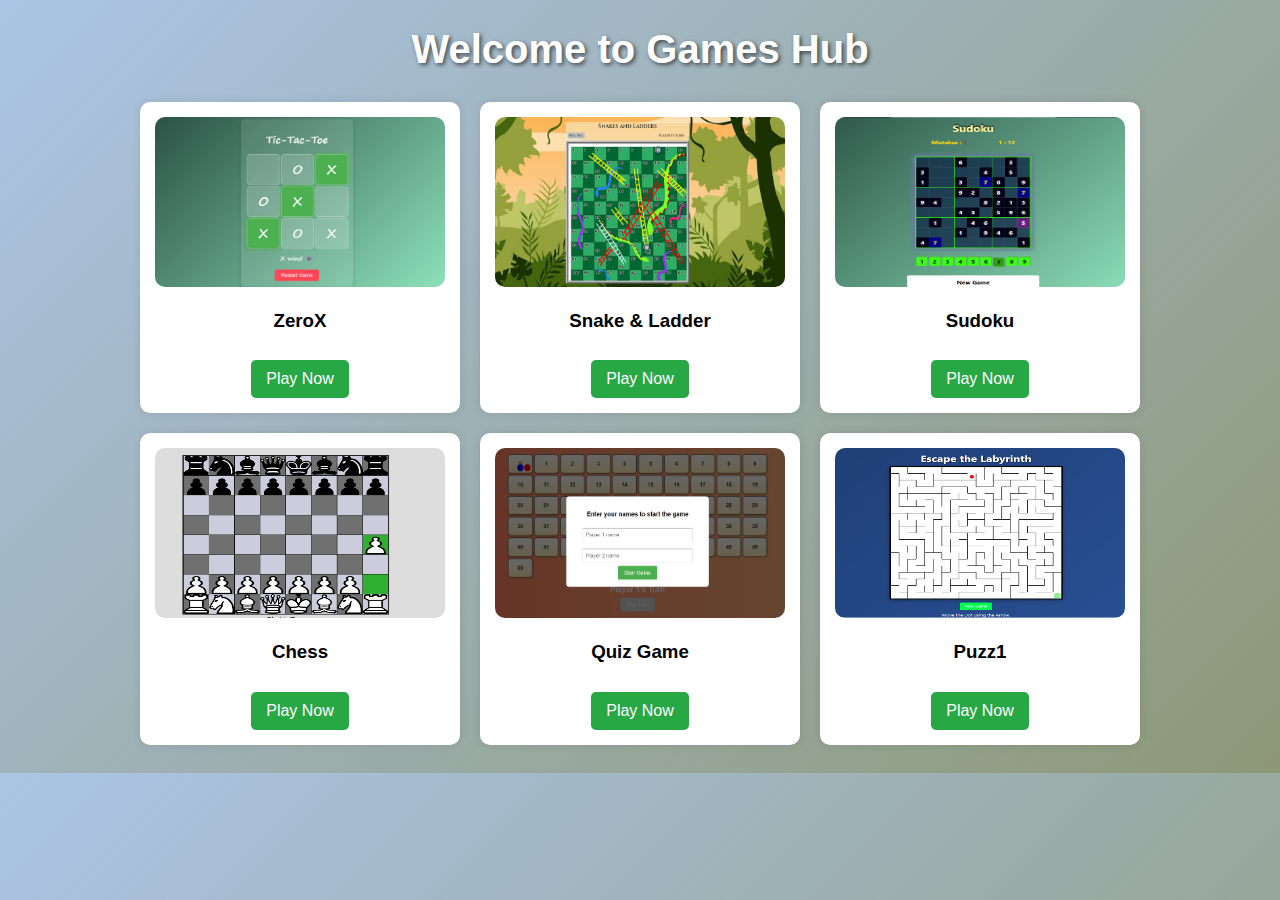
<file: index.html>
<!DOCTYPE html>
<html lang="en">
<head>
    <meta charset="UTF-8">
    <meta name="viewport" content="width=device-width, initial-scale=1.0">
    <title>Games Hub</title>
    <style>
        body {
            background: linear-gradient(135deg, #9fc0ffd8, #38599287);
            font-family: Arial, sans-serif;
            text-align: center;
            background-color: #eedf59;
        }
        h1 {
            margin-bottom: 10px;
            font-size: 2.5em;
            text-shadow: 2px 2px 4px rgba(0, 0, 0, 0.6);
            font-family: 'Arial', sans-serif;
            font-weight: bold;
            color: #ffffff;
        }
        #dice-result {
            font-size: 24px; /* Example style */
            color: #333; /* Example style */
            background-color: rgba(255, 255, 255, 0.8); /* Example style */
            padding: 10px; /* Example style */
            border-radius: 5px; /* Example style */
            box-shadow: 0px 0px 5px rgba(0, 0, 0, 0.2); /* Example style */
        }
        .container {
            display: grid;
            grid-template-columns: repeat(auto-fit, minmax(250px, 1fr));
            gap: 20px;
            padding: 20px;
            max-width: 1000px;
            margin: auto;
        }
        .game-card {
            background: #fff;
            padding: 15px;
            border-radius: 10px;
            box-shadow: 0px 0px 10px rgba(0, 0, 0, 0.1);
        }
        .game-card img {
            width: 100%;
            height: 170px;
            border-radius: 10px;
        }
        .play-btn {
            display: inline-block;
            margin-top: 10px;
            padding: 10px 15px;
            background: #28a745;
            color: white;
            text-decoration: none;
            border-radius: 5px;
        }
    </style>
</head>
<body>
    <h1 >Welcome to Games Hub</h1>
    <div class="container">
        <div class="game-card">
            <img src="img/0x.png" alt="ZeroX">
            <h3>ZeroX</h3>
            <a href="zeroX.html" class="play-btn">Play Now</a>
        </div>
        <div class="game-card">
            <img src="img/snake.png" alt="Snake & adder">

            <h3>Snake & Ladder</h3>
            <a href="snake.html" class="play-btn">Play Now</a>
        </div>
        <div class="game-card">
            <img src="img/sudo.png" alt="SudoKu">
            <h3>Sudoku</h3>
            <a href="sudoku.html" class="play-btn">Play Now</a>
        </div>
        <div class="game-card">
            <img src="img/chess.png" alt="Chess Game">
            <h3>Chess</h3>
            <a href="Chess/chess.html" class="play-btn">Play Now</a>
        </div>
        
        <div class="game-card">
            <img src="img/multi.png" alt="MCQ">
            <h3>Quiz Game</h3>
            <a href="mult.html" class="play-btn">Play Now</a>
        </div>


        <div class="game-card">
            <img src="img/puzzle.png" alt="Puzzle">
            <h3>Puzz1</h3>
            <a href="puzzle.html" class="play-btn">Play Now</a>
        </div>
        
    </div>
</body>
</html>
</file>
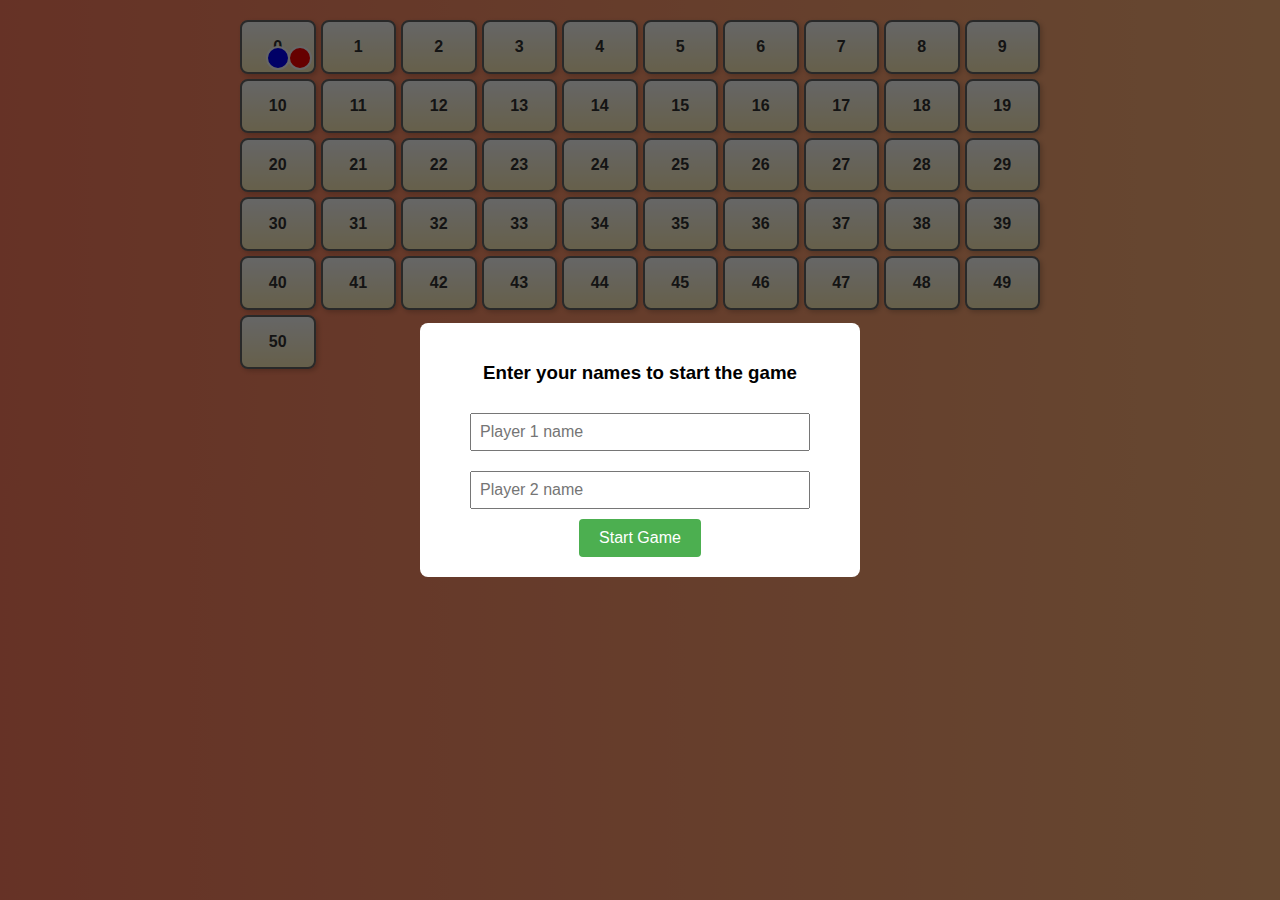
<file: mult.html>
<!DOCTYPE html>
<html lang="en">
<head>
  <meta charset="UTF-8" />
  <meta name="viewport" content="width=device-width, initial-scale=1" />
  <title>Trivia Board Game</title>
  <style>
    /* Base Styles */
    body {
      font-family: Arial, sans-serif;
      background: linear-gradient(to right, #ff7e5f, #feb47b);
      text-align: center;
      margin: 0;
      padding: 20px;
    }
    #game-container {
      max-width: 800px;
      margin: auto;
    }
    h2 {
      margin: 10px 0;
      color: #fff;
    }
    button {
      padding: 10px 20px;
      font-size: 16px;
      cursor: pointer;
      border: none;
      border-radius: 4px;
      background: #4CAF50;
      color: #fff;
    }
    button:disabled {
      background: #ccc;
      cursor: not-allowed;
    }
    /* Board Styles */
    #board {
      display: grid;
      grid-template-columns: repeat(10, 1fr);
      gap: 5px;
      margin-bottom: 20px;
    }
    .square {
      background: linear-gradient(to top, #ffefba, #ffffff);
      border: 2px solid #666;
      height: 50px;
      position: relative;
      display: flex;
      align-items: center;
      justify-content: center;
      font-weight: bold;
      color: #333;
      border-radius: 8px;
      box-shadow: 2px 2px 5px rgba(0, 0, 0, 0.2);
    }
    .token {
      width: 20px;
      height: 20px;
      border-radius: 50%;
      position: absolute;
      border: 2px solid #fff;
    }
    .token-0 {
      right: 2px;
      bottom: 2px;
      background: red;
    }
    .token-1 {
      right: 24px;
      bottom: 2px;
      background: blue;
    }
    /* Trivia Modal Styles */
    #trivia-modal {
      position: fixed;
      top: 0;
      left: 0;
      width: 100%;
      height: 100%;
      background: rgba(0, 0, 0, 0.6);
      display: flex;
      align-items: center;
      justify-content: center;
      z-index: 10;
    }
    #trivia-modal.hidden {
      display: none;
    }
    .modal-content {
      background: #fff;
      padding: 20px;
      width: 90%;
      max-width: 400px;
      border-radius: 8px;
      text-align: center;
    }
    .answer-btn {
      display: block;
      width: 100%;
      margin: 10px 0;
      padding: 10px;
      border: none;
      border-radius: 4px;
      font-size: 16px;
      cursor: pointer;
      background: #87cefa;
      color: #fff;
    }
    .answer-btn.correct {
      background: green !important;
    }
    .answer-btn.wrong {
      background: red !important;
    }
    #feedback {
      font-size: 18px;
      margin: 10px 0;
      font-weight: bold;
    }
    /* Name Modal Styles */
    #name-modal {
      position: fixed;
      top: 0;
      left: 0;
      width: 100%;
      height: 100%;
      background: rgba(0, 0, 0, 0.6);
      display: flex;
      align-items: center;
      justify-content: center;
      z-index: 15;
    }
    #name-modal.hidden {
      display: none;
    }
    #name-modal .modal-content {
      background: #fff;
      padding: 20px;
      width: 90%;
      max-width: 400px;
      border-radius: 8px;
      text-align: center;
    }
    #name-modal input {
      width: 80%;
      padding: 8px;
      margin: 10px 0;
      font-size: 16px;
    }
    /* Celebration Overlay & Confetti Styles */
    #celebration-overlay {
      position: fixed;
      top: 0;
      left: 0;
      width: 100%;
      height: 100%;
      background: rgba(0, 0, 0, 0.8);
      color: #fff;
      display: flex;
      flex-direction: column;
      align-items: center;
      justify-content: center;
      z-index: 20;
    }
    #celebration-overlay.hidden {
      display: none;
    }
    #celebration-message {
      font-size: 2em;
      margin-bottom: 20px;
    }
    #play-again-btn {
      padding: 10px 20px;
      font-size: 16px;
      cursor: pointer;
      border: none;
      border-radius: 4px;
      background: #4CAF50;
      color: #fff;
      margin-bottom: 40px;
    }
    .confetti {
      position: absolute;
      width: 10px;
      height: 10px;
      background-color: red;
      opacity: 0.8;
      animation: confetti-fall 3s linear infinite;
    }
    @keyframes confetti-fall {
      0% { transform: translateY(0) rotate(0deg); opacity: 1; }
      100% { transform: translateY(100vh) rotate(360deg); opacity: 0; }
    }
  </style>
</head>
<body>
  <div id="game-container">
    <div id="board"></div>
    <h2 id="turn-info">Player 1's Turn</h2>
    <button id="play-turn-btn">Play Turn</button>
  </div>

  <!-- Trivia Modal -->
  <div id="trivia-modal" class="hidden">
    <div class="modal-content">
      <h3 id="question">Loading question...</h3>
      <div id="answers"></div>
      <div id="feedback"></div>
      <button id="close-modal" class="hidden">Close</button>
    </div>
  </div>

  <!-- Name Modal (shown at game start) -->
  <div id="name-modal">
    <div class="modal-content">
      <h3>Enter your names to start the game</h3>
      <input type="text" id="player1-name" placeholder="Player 1 name" /><br>
      <input type="text" id="player2-name" placeholder="Player 2 name" /><br>
      <button id="submit-names-btn">Start Game</button>
    </div>
  </div>

  <!-- Celebration Overlay -->
  <div id="celebration-overlay" class="hidden">
    <h1 id="celebration-message"></h1>
    <button id="play-again-btn">Play Again</button>
    <div id="confetti-container"></div>
  </div>

  <script>
    // Game settings: Board from 0 to 50
    const totalSquares = 51;
    const board = document.getElementById('board');
    const turnInfo = document.getElementById('turn-info');
    const playTurnBtn = document.getElementById('play-turn-btn');
    const triviaModal = document.getElementById('trivia-modal');
    const questionElem = document.getElementById('question');
    const answersElem = document.getElementById('answers');
    const feedbackElem = document.getElementById('feedback');
    const closeModalBtn = document.getElementById('close-modal');

    // Name Modal elements
    const nameModal = document.getElementById('name-modal');
    const player1Input = document.getElementById('player1-name');
    const player2Input = document.getElementById('player2-name');
    const submitNamesBtn = document.getElementById('submit-names-btn');

    // Celebration elements
    const celebrationOverlay = document.getElementById('celebration-overlay');
    const celebrationMessage = document.getElementById('celebration-message');
    const playAgainBtn = document.getElementById('play-again-btn');
    const confettiContainer = document.getElementById('confetti-container');

    let players = [
      { name: "Player 1", position: 0 },
      { name: "Player 2", position: 0 }
    ];
    let currentPlayerIndex = 0;
    let askedQuestions = []; // To prevent repeated questions

    // Backup question (if API fails or repeated too many times)
    const backupQuestion = {
      question: "What is 2 + 2?",
      correct_answer: "4",
      incorrect_answers: ["3", "5"]
    };

    function createBoard() {
      board.innerHTML = '';
      for (let i = 0; i < totalSquares; i++) {
        const square = document.createElement('div');
        square.classList.add('square');
        square.dataset.index = i;
        square.textContent = i;
        board.appendChild(square);
      }
      updateBoard();
    }

    function updateBoard() {
      document.querySelectorAll('.square').forEach(square => {
        square.innerHTML = square.textContent;
      });
      players.forEach((player, index) => {
        const square = document.querySelector(`.square[data-index="${player.position}"]`);
        if (square) {
          const token = document.createElement('div');
          token.classList.add('token', `token-${index}`);
          square.appendChild(token);
        }
      });
    }

    async function fetchTrivia(attempt = 1) {
      playTurnBtn.disabled = true;
      try {
        const res = await fetch('https://opentdb.com/api.php?amount=1&type=multiple&difficulty=easy');
        const data = await res.json();
        if (!data.results || data.results.length === 0) throw new Error("No question received");
        const trivia = data.results[0];
        if (askedQuestions.includes(trivia.question)) {
          if (attempt < 5) {
            return fetchTrivia(attempt + 1);
          } else {
            console.warn("Repeated question after multiple attempts. Using backup.");
            return displayQuestion(backupQuestion);
          }
        }
        askedQuestions.push(trivia.question);
        displayQuestion(trivia);
      } catch (error) {
        console.warn("Trivia API failed, using backup question.", error);
        displayQuestion(backupQuestion);
      }
    }

    function displayQuestion(trivia) {
      let options = [trivia.correct_answer, ...trivia.incorrect_answers];
      options.sort(() => Math.random() - 0.5);
      
      questionElem.innerHTML = trivia.question;
      answersElem.innerHTML = '';
      feedbackElem.textContent = '';
      closeModalBtn.classList.add('hidden');
      
      options.forEach(option => {
        const btn = document.createElement('button');
        btn.classList.add('answer-btn');
        btn.textContent = option;
        btn.onclick = () => handleAnswer(option, trivia.correct_answer, btn);
        answersElem.appendChild(btn);
      });
      
      triviaModal.classList.remove('hidden');
    }

    function handleAnswer(selected, correct, button) {
      const answerButtons = document.querySelectorAll('.answer-btn');
      answerButtons.forEach(btn => btn.disabled = true);
      
      if (selected === correct) {
        button.classList.add('correct');
        feedbackElem.textContent = "Correct! You move 5 steps.";
        setTimeout(() => {
          movePlayer(5);
          closeModalBtn.classList.remove('hidden');
        }, 1000);
      } else {
        button.classList.add('wrong');
        feedbackElem.textContent = "Wrong answer. No move.";
        answerButtons.forEach(btn => {
          if (btn.textContent === correct) btn.classList.add('correct');
        });
        closeModalBtn.classList.remove('hidden');
      }
    }

    function movePlayer(steps) {
      players[currentPlayerIndex].position += steps;
      if (players[currentPlayerIndex].position >= totalSquares - 1) {
        celebrateWin(players[currentPlayerIndex].name);
        return;
      }
      updateBoard();
    }

    function switchTurn() {
      currentPlayerIndex = (currentPlayerIndex + 1) % players.length;
      turnInfo.textContent = `${players[currentPlayerIndex].name}'s Turn`;
    }

    function celebrateWin(winnerName) {
      celebrationMessage.textContent = `Congratulations, ${winnerName} wins!`;
      celebrationOverlay.classList.remove('hidden');
      generateConfetti();
    }

    function generateConfetti() {
      confettiContainer.innerHTML = '';
      for (let i = 0; i < 50; i++) {
        const confetti = document.createElement('div');
        confetti.classList.add('confetti');
        confetti.style.backgroundColor = randomColor();
        confetti.style.left = Math.random() * 100 + '%';
        confetti.style.top = Math.random() * 100 + '%';
        confetti.style.animationDelay = Math.random() * 3 + 's';
        confettiContainer.appendChild(confetti);
      }
    }

    function randomColor() {
      const colors = ['#ff0', '#f0f', '#0ff', '#0f0', '#f00', '#00f'];
      return colors[Math.floor(Math.random() * colors.length)];
    }

    function resetGame() {
      players.forEach(player => player.position = 0);
      askedQuestions = [];
      updateBoard();
      turnInfo.textContent = `${players[currentPlayerIndex].name}'s Turn`;
      playTurnBtn.disabled = false;
      celebrationOverlay.classList.add('hidden');
      confettiContainer.innerHTML = '';
    }

    // Event Listeners
    submitNamesBtn.addEventListener('click', () => {
      const name1 = player1Input.value.trim() || "Player 1";
      const name2 = player2Input.value.trim() || "Player 2";
      players[0].name = name1;
      players[1].name = name2;
      turnInfo.textContent = `${players[currentPlayerIndex].name}'s Turn`;
      nameModal.classList.add('hidden');
      playTurnBtn.disabled = false;
    });

    closeModalBtn.addEventListener('click', () => {
      triviaModal.classList.add('hidden');
      switchTurn();
      playTurnBtn.disabled = false;
    });

    playTurnBtn.addEventListener('click', fetchTrivia);
    playAgainBtn.addEventListener('click', resetGame);

    createBoard();
    // Show name modal on load so user can set names before starting.
    nameModal.classList.remove('hidden');
    playTurnBtn.disabled = true;

    
    // ... (keep previous constants and helper functions)

    // Updated backup questions array
    const backupQuestions = [
      {
        question: "What is 2 + 2?",
        correct_answer: "4",
        incorrect_answers: ["3", "5"]
      },
      {
        question: "What is the capital of France?",
        correct_answer: "Paris",
        incorrect_answers: ["London", "Berlin"]
      }
    ];
    let backupIndex = 0;

    async function fetchTrivia(attempt = 1) {
      playTurnBtn.disabled = true;
      try {
        const res = await fetch('https://opentdb.com/api.php?amount=1&type=multiple&difficulty=easy');
        const data = await res.json();
        if (!data.results || data.results.length === 0) throw new Error("No question received");
        const trivia = data.results[0];
        
        if (askedQuestions.includes(trivia.question)) {
          if (attempt < 5) {
            return fetchTrivia(attempt + 1);
          } else {
            return useBackupQuestion();
          }
        }
        
        askedQuestions.push(trivia.question);
        displayQuestion(trivia);
      } catch (error) {
        console.warn("Trivia API failed, using backup question.", error);
        useBackupQuestion();
      }
    }

    function useBackupQuestion() {
      // Find first unused backup question
      const availableBackup = backupQuestions.find(q => !askedQuestions.includes(q.question));
      
      if (!availableBackup) {
        // No more backup questions available
        feedbackElem.textContent = "No new questions available. Moving 0 steps.";
        triviaModal.classList.remove('hidden');
        closeModalBtn.classList.remove('hidden');
        return;
      }
      
      askedQuestions.push(availableBackup.question);
      displayQuestion(availableBackup);
    }

    // ... (keep rest of the code the same)

  </script>
</body>
</html>
</file>
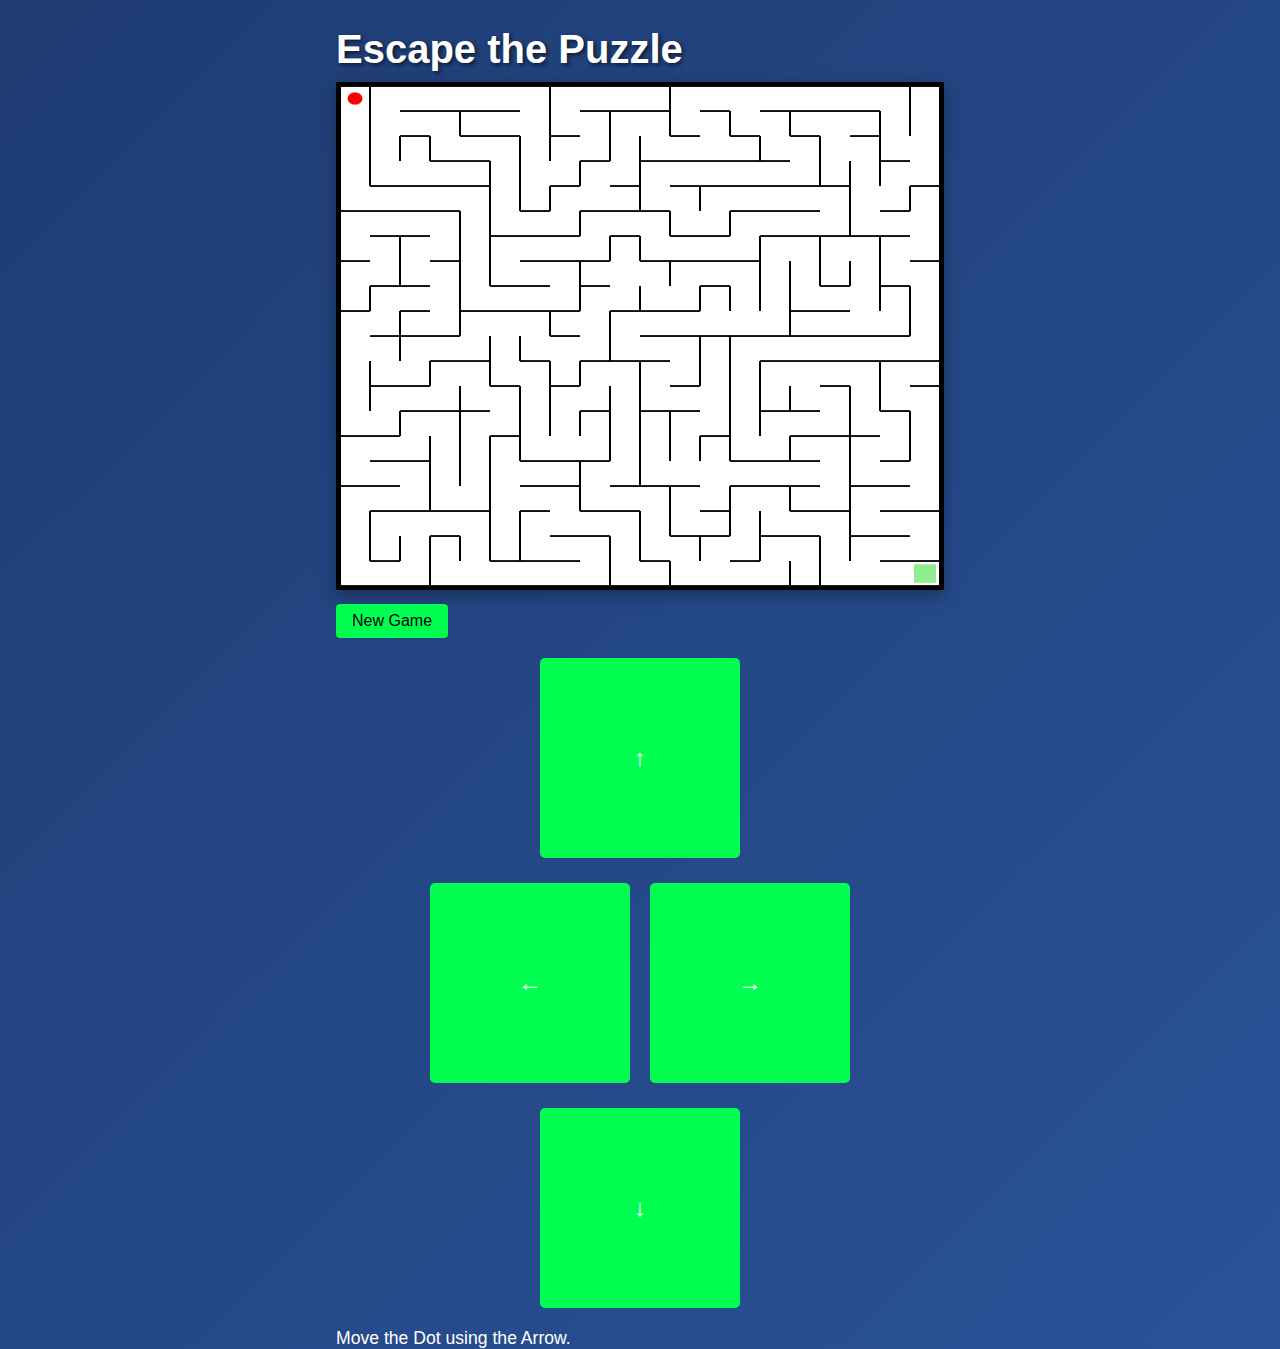
<file: puzzle.html>
<!DOCTYPE html>
<html lang="en">
<head>
  <meta charset="UTF-8">
  <title>Escape the Puzzle</title>
  <style>
    /* Overall page styling */
    body {
      margin: 0;
      font-family: 'Segoe UI', Tahoma, Geneva, Verdana, sans-serif;
      background: linear-gradient(135deg, #1e3c72, #2a5298);
      display: flex;
      justify-content: center;
      align-items: center;
      min-height: 100vh;
      color: #fff;
    }
    /* Container for game elements */
    #arrowControls {
  display: flex;
  flex-direction: column;
  align-items: center;
  margin-top: 10px;
}

#arrowControls div {
  display: flex;
  justify-content: center;
  margin: 0px 0; /* Add vertical spacing between rows of buttons */
}

#arrowControls button:hover {
  background-color: #1e3c72; /* Change background color on hover */
}
      
    
    h1 {
      margin-bottom: 10px;
      font-size: 2.5em;
      text-shadow: 2px 2px 4px rgba(0,0,0,0.6);
    }
    canvas {
      background-color: #fff;
      height: 500px;
      width: 600px;
      border: 4px solid #000;
      box-shadow: 0 5px 15px rgba(0,0,0,0.3);
      cursor: pointer;
    }
    #controls {
      margin-top: 10px;
    }
    button {
      font-size: 1em;
      padding: 8px 16px;
      border: none;
      border-radius: 4px;
      background-color: #00ff51;
      color: #000000;
      cursor: pointer;
      transition: background-color 0.3s;
    }
    button:hover {
      background-color: #1e3c72;
    }
    #info {
      margin-top: 10px;
      font-size: 1.1em;
    }

    /* Confetti styles for celebration */
    #confettiContainer {
      position: fixed;
      top: 0;
      left: 0;
      width: 100%;
      height: 100%;
      pointer-events: none;
      overflow: hidden;
      display: none; /* hidden by default */
      z-index: 9999;
    }
    .confetti {
      position: absolute;
      width: 10px;
      height: 10px;
      background-color: red;
      opacity: 0.8;
      animation: fall linear infinite;
    }
    @keyframes fall {
      0% {
        transform: translateY(-100vh) rotate(0deg);
      }
      100% {
        transform: translateY(100vh) rotate(360deg);
      }
    }
    /* Show confetti when win class is added */
    .win #confettiContainer {
      display: block;
    }

    #arrowControls {
      display: flex;
      flex-direction: column;
      align-items: center;
      margin-top: 10px;
    }

    #arrowControls div {
      display: flex;
      justify-content: center;
      margin: 5px 0; /* Add vertical spacing between rows of buttons */
    }

    #arrowControls button {
      width:200px; /* Set a fixed width for the buttons */
      height: 200px; /* Set a fixed height for the buttons */
      font-size: 1.5em; /* Increase font size for better visibility */
      margin: 10px; /* Increase margin for more space around buttons */
      background-color: #00ff51; /* Button background color */
      color: #fff; /* Button text color */
      border: none; /* Remove default border */
      border-radius: 5px; /* Rounded corners */
      cursor: pointer; /* Pointer cursor on hover */
      transition: background-color 0.3s; /* Smooth background color transition */
    }

    #arrowControls button:hover {
      background-color: #1e3c72; /* Change background color on hover */
    }
  </style>
</head>
<body>
  <div id="gameContainer">
    <h1>Escape the Puzzle</h1>
    <canvas id="mazeCanvas"></canvas>
    <div id="controls">
      <button id="newGameBtn">New Game</button>
      <div id="arrowControls">
        <button id="upArrow">↑</button>
        <div>
          <button id="leftArrow">←</button>
          <button id="rightArrow">→</button>
        </div>
        <button id="downArrow">↓</button>
      </div>
    </div>
    <div id="info">
      Move the Dot using the Arrow.
    </div>
  </div>

  <!-- Confetti container -->
  <div id="confettiContainer"></div>

  <script>
    // Canvas & grid settings
    const canvas = document.getElementById('mazeCanvas');
    const ctx = canvas.getContext('2d');
    const cols = 20;
    const rows = 20;
    const cellSize = 30;
    canvas.width = cols * cellSize;
    canvas.height = rows * cellSize;

    let grid = [];
    let player = { i: 0, j: 0 };
    let animating = false; // Prevents input during animation

    // Drag variables
    let isDragging = false;
    let dragOffsetX = 0, dragOffsetY = 0;
    let currentDragX = 0, currentDragY = 0;
    
    // Cell constructor: each cell has 4 walls [top, right, bottom, left]
    function Cell(i, j) {
      this.i = i;
      this.j = j;
      this.walls = [true, true, true, true];
      this.visited = false;
    }

    // Returns index of cell in the grid array or -1 if out of bounds
    function index(i, j) {
      if (i < 0 || j < 0 || i >= cols || j >= rows) return -1;
      return i + j * cols;
    }

    // Create grid of cells
    function createGrid() {
      grid = [];
      for (let j = 0; j < rows; j++) {
        for (let i = 0; i < cols; i++) {
          grid.push(new Cell(i, j));
        }
      }
    }

    // Maze generation using recursive backtracking
    function generateMaze() {
      grid.forEach(cell => cell.visited = false);
      let stack = [];
      let current = grid[0];
      current.visited = true;
      let totalCells = grid.length;
      let visitedCells = 1;
      while (visitedCells < totalCells) {
        let next = checkNeighbors(current);
        if (next) {
          next.visited = true;
          visitedCells++;
          stack.push(current);
          removeWalls(current, next);
          current = next;
        } else if (stack.length > 0) {
          current = stack.pop();
        }
      }
    }

    // Returns a random unvisited neighbor
    function checkNeighbors(cell) {
      let neighbors = [];
      let top    = grid[index(cell.i, cell.j - 1)];
      let right  = grid[index(cell.i + 1, cell.j)];
      let bottom = grid[index(cell.i, cell.j + 1)];
      let left   = grid[index(cell.i - 1, cell.j)];
      if (top && !top.visited) neighbors.push(top);
      if (right && !right.visited) neighbors.push(right);
      if (bottom && !bottom.visited) neighbors.push(bottom);
      if (left && !left.visited) neighbors.push(left);
      if (neighbors.length > 0) {
        return neighbors[Math.floor(Math.random() * neighbors.length)];
      }
      return undefined;
    }

    // Remove walls between two adjacent cells
    function removeWalls(a, b) {
      let x = a.i - b.i;
      if (x === 1) {
        a.walls[3] = false;
        b.walls[1] = false;
      } else if (x === -1) {
        a.walls[1] = false;
        b.walls[3] = false;
      }
      let y = a.j - b.j;
      if (y === 1) {
        a.walls[0] = false;
        b.walls[2] = false;
      } else if (y === -1) {
        a.walls[2] = false;
        b.walls[0] = false;
      }
    }

    // Draw the maze grid and walls
    function drawMaze() {
      ctx.clearRect(0, 0, canvas.width, canvas.height);
      grid.forEach(cell => {
        let x = cell.i * cellSize;
        let y = cell.j * cellSize;
        ctx.strokeStyle = "#000";
        ctx.lineWidth = 2;
        if (cell.walls[0]) {
          ctx.beginPath();
          ctx.moveTo(x, y);
          ctx.lineTo(x + cellSize, y);
          ctx.stroke();
        }
        if (cell.walls[1]) {
          ctx.beginPath();
          ctx.moveTo(x + cellSize, y);
          ctx.lineTo(x + cellSize, y + cellSize);
          ctx.stroke();
        }
        if (cell.walls[2]) {
          ctx.beginPath();
          ctx.moveTo(x + cellSize, y + cellSize);
          ctx.lineTo(x, y + cellSize);
          ctx.stroke();
        }
        if (cell.walls[3]) {
          ctx.beginPath();
          ctx.moveTo(x, y + cellSize);
          ctx.lineTo(x, y);
          ctx.stroke();
        }
      });
      // Draw exit cell (bottom-right) with a light green highlight
      ctx.fillStyle = "lightgreen";
      ctx.fillRect((cols - 1) * cellSize + 4, (rows - 1) * cellSize + 4, cellSize - 8, cellSize - 8);
    }

    // Draw the player's dot. If x and y are provided, draw at those pixel coordinates.
    function drawPlayer(x, y) {
      let centerX, centerY;
      if (x !== undefined && y !== undefined) {
        centerX = x;
        centerY = y;
      } else {
        centerX = player.i * cellSize + cellSize / 2;
        centerY = player.j * cellSize + cellSize / 2;
      }
      ctx.fillStyle = "red";
      ctx.beginPath();
      ctx.arc(centerX, centerY, cellSize / 4, 0, Math.PI * 2);
      ctx.fill();
    }

    // Redraw the complete scene
    function draw() {
      drawMaze();
      // If dragging, use the current drag coordinates; otherwise, draw at cell center.
      if (isDragging) {
        drawPlayer(currentDragX, currentDragY);
      } else {
        drawPlayer();
      }
    }

    // Animation: smoothly move the dot from (startX, startY) to (endX, endY)
    function animateMove(startX, startY, endX, endY, callback) {
      const duration = 150; // in milliseconds (faster than before)
      const startTime = performance.now();
      function animate(currentTime) {
        const elapsed = currentTime - startTime;
        const t = Math.min(elapsed / duration, 1); // progress (0 to 1)
        const currentX = startX + (endX - startX) * t;
        const currentY = startY + (endY - startY) * t;
        drawMaze();
        drawPlayer(currentX, currentY);
        if (t < 1) {
          requestAnimationFrame(animate);
        } else {
          callback();
        }
      }
      requestAnimationFrame(animate);
    }

    // Check if the move from cell (i, j) in the given direction is allowed
    function canMove(i, j, direction) {
      let cell = grid[index(i, j)];
      if (!cell) return false;
      if (direction === "ArrowUp" && !cell.walls[0] && j > 0) return true;
      if (direction === "ArrowRight" && !cell.walls[1] && i < cols - 1) return true;
      if (direction === "ArrowDown" && !cell.walls[2] && j < rows - 1) return true;
      if (direction === "ArrowLeft" && !cell.walls[3] && i > 0) return true;
      return false;
    }

    // Determine the direction from the original cell to the target cell
    function getDirection(from, to) {
      let di = to.i - from.i;
      let dj = to.j - from.j;
      if (di === 1 && dj === 0) return "ArrowRight";
      if (di === -1 && dj === 0) return "ArrowLeft";
      if (dj === 1 && di === 0) return "ArrowDown";
      if (dj === -1 && di === 0) return "ArrowUp";
      return "";
    }

    // ----- Drag and Drop Movement with Wall Constraints -----
    canvas.addEventListener("mousedown", function(e) {
      if (animating) return; // ignore input during animation
      const rect = canvas.getBoundingClientRect();
      const mouseX = e.clientX - rect.left;
      const mouseY = e.clientY - rect.top;
      const playerCenterX = player.i * cellSize + cellSize / 2;
      const playerCenterY = player.j * cellSize + cellSize / 2;
      const dx = mouseX - playerCenterX;
      const dy = mouseY - playerCenterY;
      const distance = Math.sqrt(dx * dx + dy * dy);
      if (distance < cellSize / 4 + 5) { // clicking near the dot
        isDragging = true;
        dragOffsetX = dx;
        dragOffsetY = dy;
        currentDragX = playerCenterX;
        currentDragY = playerCenterY;
      }
    });

    canvas.addEventListener("mousemove", function(e) {
      if (animating || !isDragging) return;
      const rect = canvas.getBoundingClientRect();
      let rawX = e.clientX - rect.left - dragOffsetX;
      let rawY = e.clientY - rect.top - dragOffsetY;
      const playerCenterX = player.i * cellSize + cellSize / 2;
      const playerCenterY = player.j * cellSize + cellSize / 2;
      let allowedXMin = playerCenterX;
      let allowedXMax = playerCenterX;
      let allowedYMin = playerCenterY;
      let allowedYMax = playerCenterY;
      const currentCell = grid[index(player.i, player.j)];
      if (currentCell) {
        if (!currentCell.walls[3] && player.i > 0) {
          allowedXMin = (player.i - 1) * cellSize + cellSize / 2;
        }
        if (!currentCell.walls[1] && player.i < cols - 1) {
          allowedXMax = (player.i + 1) * cellSize + cellSize / 2;
        }
        if (!currentCell.walls[0] && player.j > 0) {
          allowedYMin = (player.j - 1) * cellSize + cellSize / 2;
        }
        if (!currentCell.walls[2] && player.j < rows - 1) {
          allowedYMax = (player.j + 1) * cellSize + cellSize / 2;
        }
      }
      let deltaX = rawX - playerCenterX;
      let deltaY = rawY - playerCenterY;
      if (Math.abs(deltaX) > Math.abs(deltaY)) {
        let clampedX = Math.max(allowedXMin, Math.min(rawX, allowedXMax));
        currentDragX = clampedX;
        currentDragY = playerCenterY;
      } else {
        let clampedY = Math.max(allowedYMin, Math.min(rawY, allowedYMax));
        currentDragY = clampedY;
        currentDragX = playerCenterX;
      }
      draw();
    });

    canvas.addEventListener("mouseup", function(e) {
      if (animating || !isDragging) return;
      isDragging = false;
      const rect = canvas.getBoundingClientRect();
      const dropX = e.clientX - rect.left;
      const dropY = e.clientY - rect.top;
      const targetI = Math.floor(dropX / cellSize);
      const targetJ = Math.floor(dropY / cellSize);
      
      // Allow move only if the target cell is adjacent (one cell away)
      if (Math.abs(targetI - player.i) + Math.abs(targetJ - player.j) === 1) {
        const fromCell = { i: player.i, j: player.j };
        const toCell = { i: targetI, j: targetJ };
        const direction = getDirection(fromCell, toCell);
        if (canMove(player.i, player.j, direction)) {
          const startX = currentDragX;
          const startY = currentDragY;
          const endX = targetI * cellSize + cellSize / 2;
          const endY = targetJ * cellSize + cellSize / 2;
          animating = true;
          animateMove(startX, startY, endX, endY, () => {
            player.i = targetI;
            player.j = targetJ;
            animating = false;
            draw();
            checkWin();
          });
          return;
        }
      }
      // If move not allowed, animate back to the original cell center.
      const originalX = player.i * cellSize + cellSize / 2;
      const originalY = player.j * cellSize + cellSize / 2;
      animating = true;
      animateMove(currentDragX, currentDragY, originalX, originalY, () => {
        animating = false;
        draw();
      });
    });

    // Optional: Keyboard arrow key support for movement
    window.addEventListener("keydown", function(e) {
      if (animating || isDragging) return;
      if (["ArrowUp", "ArrowRight", "ArrowDown", "ArrowLeft"].includes(e.key)) {
        let newI = player.i;
        let newJ = player.j;
        if (canMove(player.i, player.j, e.key)) {
          if (e.key === "ArrowUp") newJ--;
          if (e.key === "ArrowRight") newI++;
          if (e.key === "ArrowDown") newJ++;
          if (e.key === "ArrowLeft") newI--;
          const startX = player.i * cellSize + cellSize / 2;
          const startY = player.j * cellSize + cellSize / 2;
          const endX = newI * cellSize + cellSize / 2;
          const endY = newJ * cellSize + cellSize / 2;
          animating = true;
          animateMove(startX, startY, endX, endY, () => {
            player.i = newI;
            player.j = newJ;
            animating = false;
            draw();
            checkWin();
          });
        }
      }
    });

    // Add event listeners for arrow buttons
    document.getElementById("upArrow").addEventListener("click", function() {
      movePlayer("ArrowUp");
    });
    document.getElementById("downArrow").addEventListener("click", function() {
      movePlayer("ArrowDown");
    });
    document.getElementById("leftArrow").addEventListener("click", function() {
      movePlayer("ArrowLeft");
    });
    document.getElementById("rightArrow").addEventListener("click", function() {
      movePlayer("ArrowRight");
    });

    // Function to move the player based on direction
    function movePlayer(direction) {
      if (animating || isDragging) return;
      let newI = player.i;
      let newJ = player.j;
      if (canMove(player.i, player.j, direction)) {
        if (direction === "ArrowUp") newJ--;
        if (direction === "ArrowRight") newI++;
        if (direction === "ArrowDown") newJ++;
        if (direction === "ArrowLeft") newI--;
        const startX = player.i * cellSize + cellSize / 2;
        const startY = player.j * cellSize + cellSize / 2;
        const endX = newI * cellSize + cellSize / 2;
        const endY = newJ * cellSize + cellSize / 2;
        animating = true;
        animateMove(startX, startY, endX, endY, () => {
          player.i = newI;
          player.j = newJ;
          animating = false;
          draw();
          checkWin();
        });
      }
    }

    // Function to show confetti celebration
    function showConfetti() {
      document.body.classList.add("win");
      const confettiContainer = document.getElementById("confettiContainer");
      for (let i = 0; i < 100; i++) {
        let confetti = document.createElement("div");
        confetti.classList.add("confetti");
        confetti.style.left = Math.random() * 100 + "vw";
        confetti.style.backgroundColor = ["red", "blue", "yellow", "green", "purple"][Math.floor(Math.random() * 5)];
        confetti.style.animationDuration = Math.random() * 2 + 2 + "s";
        confetti.style.top = "-10px";
        confettiContainer.appendChild(confetti);
      }
      setTimeout(() => {
        document.body.classList.remove("win");
        confettiContainer.innerHTML = ""; // Remove confetti after animation
      }, 4000);
    }

    // Check for win condition: reaching the exit (bottom-right cell)
    function checkWin() {
      if (player.i === cols - 1 && player.j === rows - 1) {
        setTimeout(() => {
          alert("Congratulations! You escaped the labyrinth!");
          showConfetti();
          resetGame();
        }, 100);
      }
    }

    // Reset the game: generate a new maze and reset player position
    function resetGame() {
      createGrid();
      generateMaze();
      player = { i: 0, j: 0 };
      draw();
    }

    // New Game button event listener
    document.getElementById("newGameBtn").addEventListener("click", resetGame);

    // Initialize game
    createGrid();
    generateMaze();
    draw();
  </script>
</body>
</html>
</file>
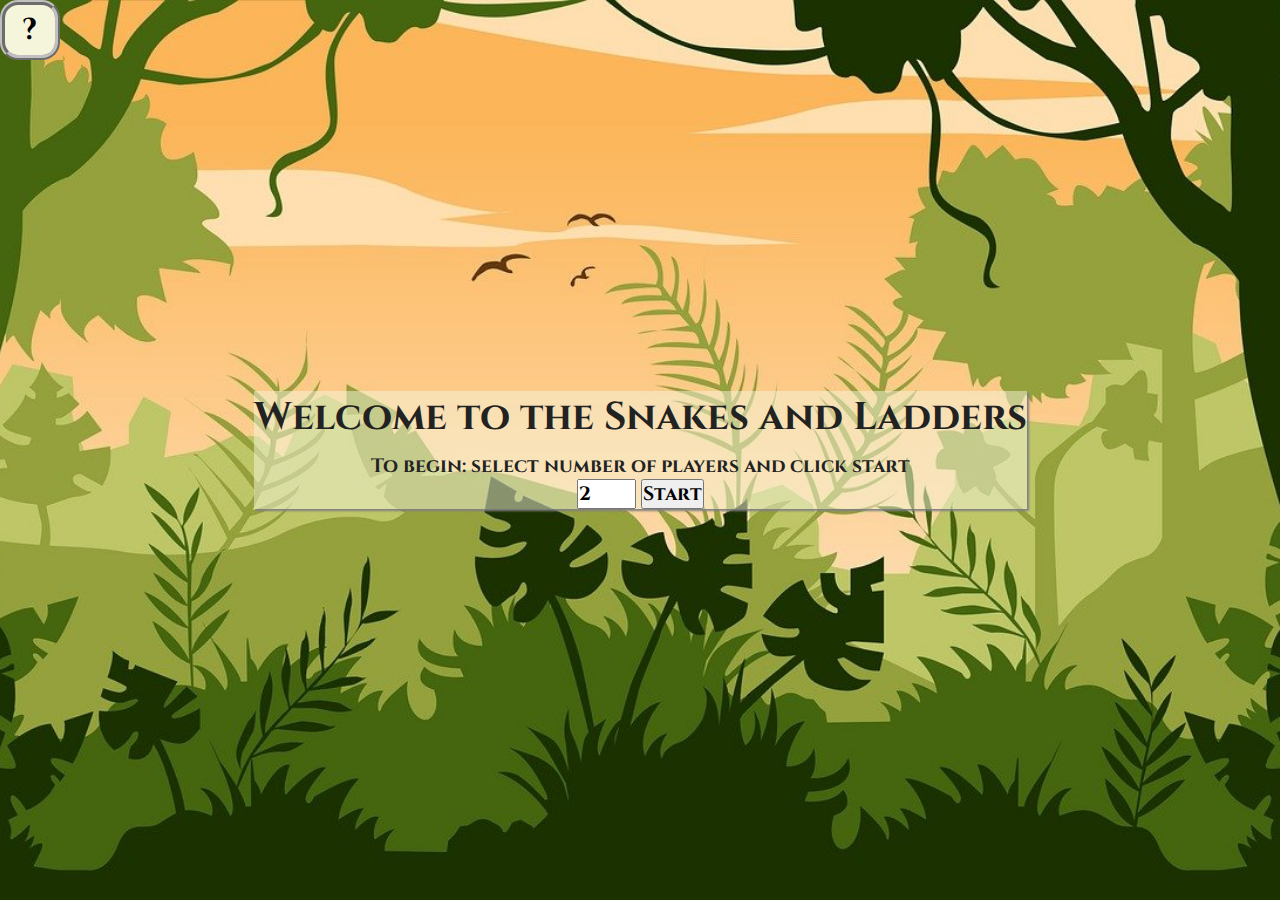
<file: snake.html>
<!DOCTYPE html>
<html lang="en">

<head>
  <meta charset="UTF-8">
  <meta name="viewport" content="width=device-width, initial-scale=1.0">
  <title>Snakes and ladders</title>
  <link rel="stylesheet" href="./styles.css">
  <link href="https://fonts.googleapis.com/css2?family=Cinzel:wght@600&display=swap" rel="stylesheet">
  <!-- meta config for LinkedIn preview -->
  <meta property="og:title" content="Snakes and Ladders Game" />
  <meta property="og:description" content="Open-source game developed by friends and I (vanilla HTML CSS JavaScript)" />
  <meta property="og:url" content="https://yuuchin.github.io/Snakes-and-Ladders/" />
  <meta property="og:image" content="img/ThumbnailSnakesAndLadder.jpg" />

  <style>
    * {
  font-family: 'Cinzel', serif;
}

body {
  background-image: url(img/bg-forest.jpg);
  background-size: cover;
  background-attachment: fixed;
  background-position: center;
  display: flex;
  color: rgb(34, 34, 34);
}

header,
footer {
  text-align: center;
  background-color: rgba(245, 245, 220, 0.5);
  box-shadow: 2px 2px 2px gray;
}

#drawer {
  height: 100%;
  width: 0;
  position: fixed;
  z-index: 1000;
  top: 0;
  left: 0;
  background-color: rgba(245, 245, 220, 0.8);
  overflow-x: hidden;
  transition: 0.5s;
  padding-top: 60px;
}

.drawerBtn {
  position: absolute;
  top: 0;
  left: 0;
  height: 60px;
  width: 60px;
  border: 5px ridge silver;
  border-radius: 30%;
  background-color: #f5f5dc;
  font-size: 30px;
}

/* disable scrollbar */
::-webkit-scrollbar {
  display: none;
}

#board {
  display: grid;
  grid-template-columns: repeat(10, 70px);
  grid-template-rows: repeat(10, 70px);
  border: 15px ridge silver;
  background-image: url(img/SnakeLadder.png);
  /* column-gap: 10px; */
  /* row-gap: 10px; */
}

.tile {
  position: relative;
  margin: 3px;
  padding: 5px 5px;
  font-size: x-small;
  font-weight: bold;
  box-sizing: border-box;
  width: 70px;
  height: 70px;
}

.player {
  position: absolute;
  width: 20px;
  height: 20px;
  border-radius: 50%;
  border: 10px ridge cadetblue;
  margin: auto;
  background-color: lightblue;
  z-index: 100;
  box-shadow: 0 3px 6px rgba(0, 0, 0, 0.16), 0 3px 6px rgba(0, 0, 0, 0.23);
  text-align: center;
  font-weight: bolder;
  font-size: 15px;
}

.ladder-start {
  background-color: rgba(218, 165, 32, 0.2);
  border: 10px ridge goldenrod;
  position: absolute;
  height: 5px;
  transform-origin: top left;
  z-index: 50;
  box-shadow: 0 1px 3px rgba(0, 0, 0, 0.12), 0 1px 2px rgba(0, 0, 0, 0.24);
}

.Snake-start {
  background-color: rgba(165, 42, 42, 0.2);
  border: 10px ridge darksalmon;
  position: absolute;
  height: 5px;
  transform-origin: top left;
  z-index: 50;
  box-shadow: 0 1px 3px rgba(0, 0, 0, 0.12), 0 1px 2px rgba(0, 0, 0, 0.24);
}

.coords {
  position: absolute;
  margin: 0;
  top: 0;
}

.button {
  padding: 5px 10px;
  background-color: silver;
  color: rgb(34, 34, 34);
  font-weight: bold;
  font-size: 1rem;
  cursor: pointer;
  box-shadow: 2px 2px px gray;
  border: none;
  /* border: solid 2px rgb(34, 34, 34); */
}

.button:disabled {
  background-color: lightgray;
  box-shadow: inset 2px 2px 5px gray;
}

#dice-results {
  font-weight: bold;
  font-size: 1.2rem;
}

.game {
  margin: auto;
}

.inline {
  display: inline-block;
}

.m-0 {
  margin: 0;
}

.m-lr {
  margin-left: 20px;
  margin-right: 20px;
}

.controls {
  display: flex;
  justify-content: space-between;
  align-items: center;
  padding: 10px;
}

  </style>
</head>

<body>

  <div id="welcome" class="game">
    <header>
      <h1>Welcome to the Snakes and Ladders</h1>
      <p>To begin: select number of players and click start</p>
      <input id="player-num" type="number" min="2" max="4" value="2" />
      <button onclick="startGame()">Start</button>
    </header>
  </div>
  <div id="gameboard" class="game" hidden>

    <header>
      <h1 class="m-0">Snakes and Ladders</h1>
      
      <div class="controls">
        <button id="roll-dice" class="button" onclick="rollDice()">Roll dice</button>
        <p id="dice-results" class="inline m-0 m-lr"></p>
        
        <div id="win" hidden style="float: right">
          <h3 id="win-text" class="inline m-0 m-lr">You win!</h3>
          <button class="button" onclick="restart()">Restart</button>
        </div>
      </div> <!-- end controls div -->
    </header>

    <div id="board">

    </div>
  </div> <!-- end game container -->


  <button class="drawerBtn" onclick="openDrawer()">?</button>

  <div id="drawer">
    <button class="drawerBtn" onclick="closeDrawer()">X</button>
    <h2>Gameplay</h2>
    <ol>
      <li>
        <p>The players will move their pieces according to the number of the dice. If a player rolls a 4, then they
          would move their piece four
          places.</p>
      <li>
        <p>When a player lands on a top of a snake, their playing piece will slide down to the bottom of the snake.
          Landing on the bottom of a snake will have no effect.</p>
      <li>
        <p>When a player lands at the base of a ladder, it immediately climbs to the top of the ladder. Landing at the
          top of a ladder will have no effect.</p>
      <li>
        <p>The first player that reaches the highest space on the board, 100, wins the game.</p>
    </ol>
  </div>


</body>
<script src="script.js"></script>

</html>
</file>
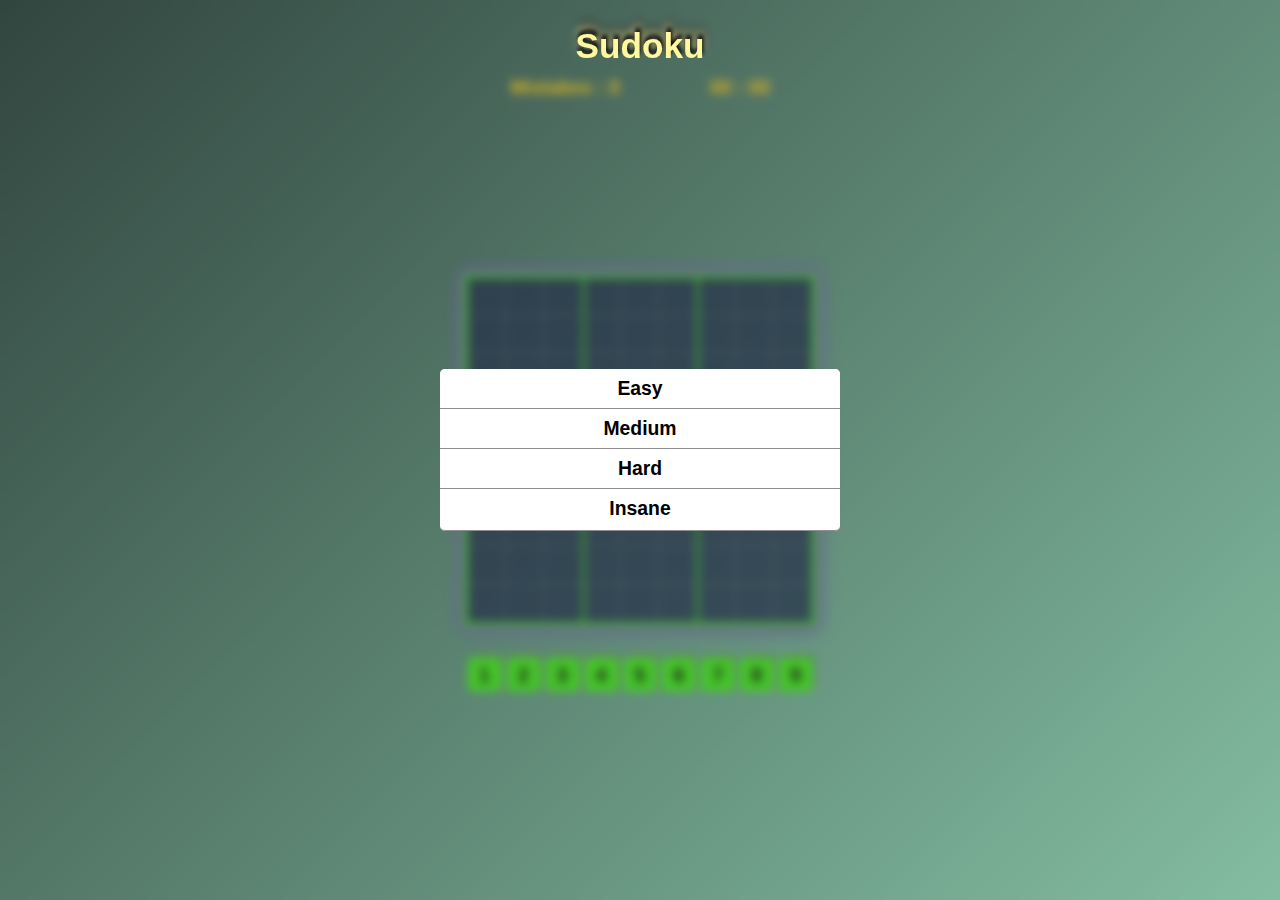
<file: sudoku.html>
<!DOCTYPE html>
<html lang="en">
  <head>
    <meta charset="UTF-8" />
    <meta http-equiv="X-UA-Compatible" content="IE=edge" />
    <meta name="viewport" content="width=device-width, initial-scale=1.0" />
    <link rel="stylesheet" href="styles.css" />
    <link
      rel="icon"
      type="image/x-icon"
      href="https://cdn-icons-png.flaticon.com/512/5190/5190698.png"
    />
    <script src="sudo.js" type="module"></script>
    <title>Sudoku</title>
  </head>
  <body>
    <div class="error">
      <h2 id="heading">Sudoku</h2>
      <div class="sub-heading">
        <p>Mistakes : <span id="error-count" class="wrong">0</span></p>
        <p class="timer">
          <span id="minute">00</span> : <span id="second">00</span>
        </p>
      </div>
    </div>
    <div class="board-wrap" id="wrap">
      <div class="numbers">
        <button id="1" class="">1</button> <button id="2" class="">2</button>
        <button id="3" class="">3</button> <button id="4" class="">4</button>
        <button id="5" class="">5</button> <button id="6" class="">6</button>
        <button id="7" class="">7</button> <button id="8" class="">8</button>
        <button id="9" class="">9</button>
        <!-- animatated box -->
        <button id="moving-box" class="hidden"></button>
        <!-- animatated box -->
      </div>
    </div>
    <div class="blur" id="toggle-blur"><span>Sudoku</span></div>
    <div class="wrapper after" id="wrapper">
      <button id="new-game">New Game</button>
      <button id="continue" class="hide level">Continue</button>
      <button id="easy" class="level">Easy</button>
      <button id="medium" class="level">Medium</button>
      <button id="hard" class="level">Hard</button>
      <button id="insane" class="level">Insane</button>
    </div>
  </body>
</html>
</file>
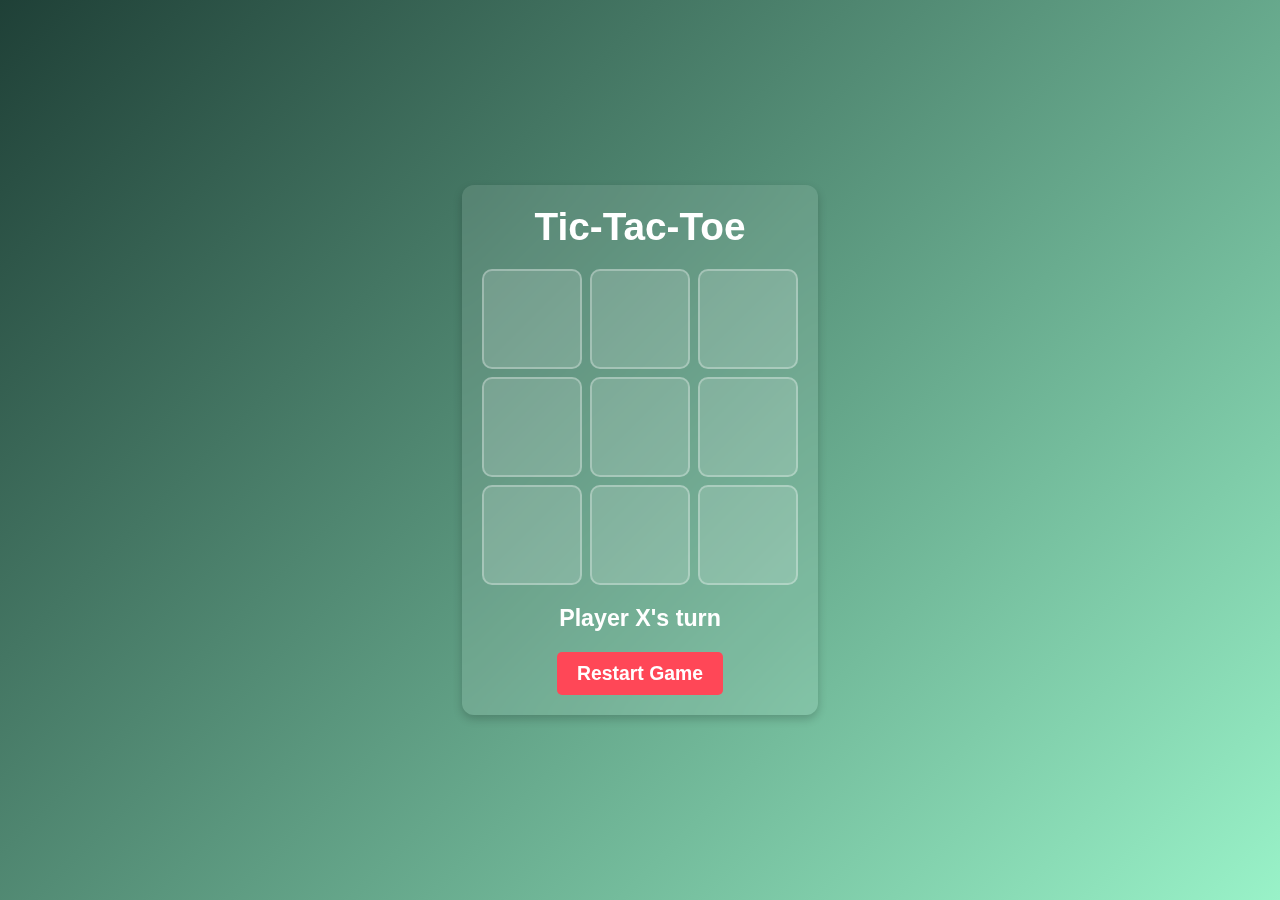
<file: zeroX.html>
<!DOCTYPE html>
<html lang="en">
<head>
    <meta charset="UTF-8">
    <meta name="viewport" content="width=device-width, initial-scale=1.0">
    <title>ZeroX</title>
    <link rel="stylesheet" href="styles.css">
</head>
<body>
    <div class="container">
        <h1>Tic-Tac-Toe</h1>
        <div class="board" id="board">
            <div class="cell" data-index="0"></div>
            <div class="cell" data-index="1"></div>
            <div class="cell" data-index="2"></div>
            <div class="cell" data-index="3"></div>
            <div class="cell" data-index="4"></div>
            <div class="cell" data-index="5"></div>
            <div class="cell" data-index="6"></div>
            <div class="cell" data-index="7"></div>
            <div class="cell" data-index="8"></div>
        </div>
        <p id="status">Player X's turn</p>
        <button id="restart">Restart Game</button>
    </div>
    <script src="script.js"></script>
</body>
</html>
</file>
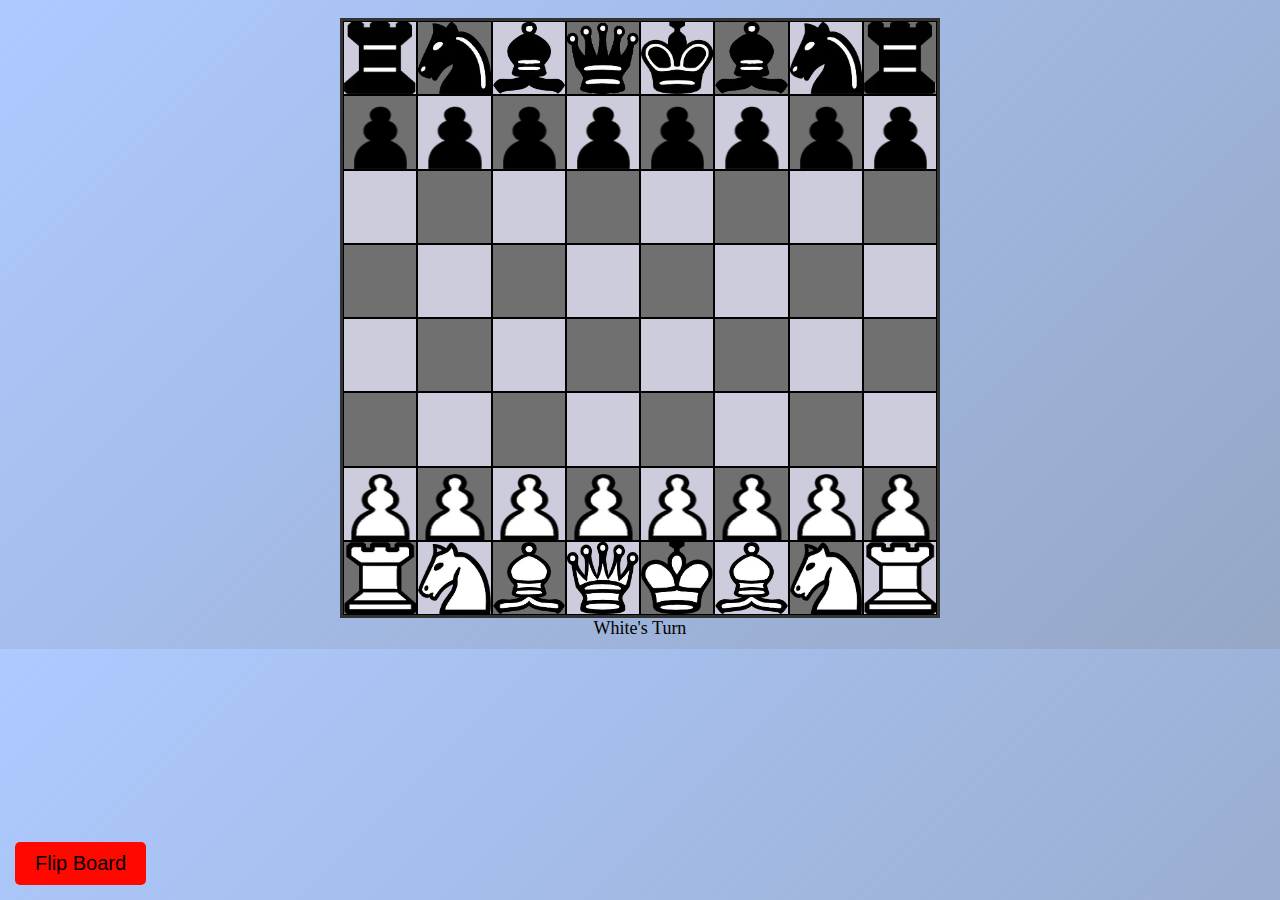
<file: Chess/chess.html>
<!DOCTYPE html>
<html>
<head>
	<title>Chess Game</title>
	<link rel="stylesheet" type="text/css" href="chess.css">
    <meta name="viewport" content="width=device-width, initial-scale=1" />
	<meta property="og:image" content="img/share.jpeg" />
	<meta property="og:description" content="A complete well automated chess game made by JavaScript that contains AI. Check it out. I hope you like it." />
	<meta name="author" content="Ahmed Alkholy">
	<link rel="icon" type="image/x-icon" href="favicon.ico">
</head>
<body>

<div id="startscene" class="scene show">
	<div class="scene-content" style="margin-top: 15vh;">
		<div style="margin-bottom: 50px;">
			<h2>Play Against</h2>
			<input type="radio" name="oponent" id="humanOponent" value="human" onchange="changeColorSelect()" checked>
			<label for="humanOponent">Human</label>
			&ensp;
			<input type="radio" name="oponent" id="aiOponent" value="ai" onchange="changeColorSelect()">
			<label for="aiOponent">AI</label>
		</div>
		
		<div class="select-color-container" style="margin-bottom: 50px;display: none;">
			<h2>Select Your Color</h2>
			<input type="radio" name="human_color" id="humanColorWhite" value="white" checked>
			<label for="humanColorWhite">White</label>
			&ensp;
			<input type="radio" name="human_color" id="humanColorBlack" value="black">
			<label for="humanColorBlack">Black</label>
		</div>

		<div class="start-game-container">
			<button class="button button-big" onclick="startNewGame()">Start Game</button>
		</div>
	</div>
	<div class="overlay"></div>
</div>

<div id="endscene" class="scene">
	<p class="scene-content winning-sign"></p>
	<div class="overlay"></div>
</div>
	
<br>
	<div class="board-container">

		<div id="board">
			<div id="final" class="odd">
				<div id="81" class="square" data-square="8-a">
					<img class="piece rook" id="blackRook1" src="img/black-rook.webp">
				</div>
				<div id="82" class="square" data-square="8-b">
					<img class="piece knight" id="blackKnight1" src="img/black-knight.webp">
				</div>
				<div id="83" class="square" data-square="8-c">
					<img class="piece bishop" id="blackBishop1" data-color="black" src="img/black-bishop.webp">
				</div>
				<div id="84" class="square" data-square="8-d">
					<img class="piece bking" id="blackQueen" data-color="black" src="img/black-queen.webp">
				</div>
				<div id="85" class="square" data-square="8-e">
					<img class="piece bking" id="blackKing" data-color="black" src="img/black-king.webp">
				</div>
				<div id="86" class="square" data-square="8-f">
					<img class="piece bishop" id="blackBishop2" data-color="black" src="img/black-bishop.webp">
				</div>
				<div id="87" class="square" data-square="8-g">
					<img class="piece bking" id="blackKnight2" data-color="black" src="img/black-knight.webp">
				</div>
				<div id="88" class="square" data-square="8-h">
					<img class="piece rook" id="blackRook2" src="img/black-rook.webp">
				</div>
			</div>
			<div class="even">
				<div id="71" class="square" data-square="7-a">
					<img class="piece pawn" id="blackPawn1" src="img/black-pawn.webp">
				</div>
				<div id="72" class="square" data-square="7-b">
					<img class="piece pawn" id="blackPawn2" src="img/black-pawn.webp">
				</div>
				<div id="73" class="square" data-square="7-c">
					<img class="piece pawn" id="blackPawn3" src="img/black-pawn.webp">
				</div>
				<div id="74" class="square" data-square="7-d">
					<img class="piece pawn" id="blackPawn4" src="img/black-pawn.webp">
				</div>
				<div id="75" class="square" data-square="7-e">
					<img class="piece pawn" id="blackPawn5" src="img/black-pawn.webp">
				</div>
				<div id="76" class="square" data-square="7-f">
					<img class="piece pawn" id="blackPawn6" src="img/black-pawn.webp">
				</div>
				<div id="77" class="square" data-square="7-g">
					<img class="piece pawn" id="blackPawn7" src="img/black-pawn.webp">
				</div>
				<div id="78" class="square" data-square="7-h">
					<img class="piece pawn" id="blackPawn8" src="img/black-pawn.webp">
				</div>
			</div>
			<div class="odd">
				<div id="61" class="square" data-square="6-a"></div>
				<div id="62" class="square" data-square="6-b"></div>
				<div id="63" class="square" data-square="6-c"></div>
				<div id="64" class="square" data-square="6-d"></div>
				<div id="65" class="square" data-square="6-e"></div>
				<div id="66" class="square" data-square="6-f"></div>
				<div id="67" class="square" data-square="6-g"></div>
				<div id="68" class="square" data-square="6-h"></div>
			</div>
			<div class="even">
				<div id="51" class="square" data-square="5-a"></div>
				<div id="52" class="square" data-square="5-b"></div>
				<div id="53" class="square" data-square="5-c"></div>
				<div id="54" class="square" data-square="5-d"></div>
				<div id="55" class="square" data-square="5-e"></div>
				<div id="56" class="square" data-square="5-f"></div>
				<div id="57" class="square" data-square="5-g"></div>
				<div id="58" class="square" data-square="5-h"></div>
			</div>
			<div class="odd">
				<div id="41" class="square" data-square="4-a"></div>
				<div id="42" class="square" data-square="4-b"></div>
				<div id="43" class="square" data-square="4-c"></div>
				<div id="44" class="square" data-square="4-d"></div>
				<div id="45" class="square" data-square="4-e"></div>
				<div id="46" class="square" data-square="4-f"></div>
				<div id="47" class="square" data-square="4-g"></div>
				<div id="48" class="square" data-square="4-h"></div>
			</div>
			<div class="even">
				<div id="31" class="square" data-square="3-a"></div>
				<div id="32" class="square" data-square="3-b"></div>
				<div id="33" class="square" data-square="3-c"></div>
				<div id="34" class="square" data-square="3-d"></div>
				<div id="35" class="square" data-square="3-e"></div>
				<div id="36" class="square" data-square="3-f"></div>
				<div id="37" class="square" data-square="3-g"></div>
				<div id="38" class="square" data-square="3-h"></div>
			</div>
			<div class="odd">
				<div class="square white" id="21" data-square="2-a">
					<img class="piece pawn" id="whitePawn1" src="img/white-pawn.webp">
				</div>
				<div class="square white" id="22" data-square="2-b">
					<img class="piece pawn" id="whitePawn2" src="img/white-pawn.webp">
				</div>
				<div class="square white" id="23" data-square="2-c">
					<img class="piece pawn" id="whitePawn3" src="img/white-pawn.webp">
				</div>
				<div class="square white" id="24" data-square="2-d">
					<img class="piece pawn" id="whitePawn4" src="img/white-pawn.webp">
				</div>
				<div class="square white" id="25" class="square" data-square="2-e">
					<img class="piece pawn" id="whitePawn5" src="img/white-pawn.webp">
				</div>
				<div class="square white" id="26" data-square="2-f">
					<img class="piece pawn" id="whitePawn6" src="img/white-pawn.webp">
				</div>
				<div class="square white" id="27" data-square="2-g">
					<img class="piece pawn" id="whitePawn7" src="img/white-pawn.webp">
				</div>
				<div class="square white" id="28" data-square="2-h">
					<img class="piece pawn" id="whitePawn8" src="img/white-pawn.webp">
				</div>
			</div>
			<div class="even">
				<div id="11" class="square white" data-square="1-a">
					<img class="piece rook" id="whiteRook1" src="img/white-rook.webp">
				</div>
				<div id="12" class="square white" data-square="1-b">
					<img class="piece knight" id="whiteKnight1" src="img/white-knight.webp">
				</div>
				<div id="13" class="square white" data-square="1-c">
					<img class="piece bishop" id="whiteBishop1" data-color="white" src="img/white-bishop.webp">
				</div>
				<div id="14" class="square white" data-square="1-d">
					<img class="piece queen" id="whiteQueen" src="img/white-queen.webp">
				</div>
				<div id="15" class="square white" data-square="1-e">
					<img class="piece wking" src="img/white-king.webp" class="white" id="whiteKing">
				</div>
				<div id="16" class="square white" data-square="1-f">
					<img class="piece knight" id="whiteBishop2" src="img/white-bishop.webp">
				</div>
				<div id="17" class="square white" data-square="1-g">
					<img class="piece knight" id="whiteKnight2" src="img/white-knight.webp">
				</div>
				<div id="18" class="square white" data-square="1-h">
					<img class="piece rook" id="whiteRook2" src="img/white-rook.webp">
				</div>
			</div>
		</div>

		<p id="turn">White's Turn</p>

		<div class="semataries">
			<div id="whiteSematary" class="sematary">
				<div class="pawn"></div>
				<div class="knight"></div>
				<div class="bishop"></div>
				<div class="rook"></div>
				<div class="queen"></div>
			</div>
	
			<div id="blackSematary" class="sematary">
				<div class="pawn"></div>
				<div class="knight"></div>
				<div class="bishop"></div>
				<div class="rook"></div>
				<div class="queen"></div>
			</div>
		</div>

	</div>

<div style="position:absolute;left:15px;bottom:15px;">
	<button class="flip-board" onclick="boardAnimate()">Flip Board</button>
</div>

<script type="text/javascript" src="piece.js"></script>
<script type="text/javascript" src="History.js"></script>
<script type="text/javascript" src="Game.js"></script>
<script type="text/javascript" src="SimulationGame.js"></script>
<script type="text/javascript" src="ai.js"></script>
<script type="text/javascript" src="Board.js"></script>

<script type="text/javascript">
	const boardAnimate = () => {
		const board = document.getElementById('board');
		const elements = board.getElementsByClassName('piece');
		if (board.classList.contains('animate')) {
			board.classList.remove('animate');
			board.classList.add('animate-backward');
			for (element of elements) {
				element.classList.remove('forward');
				element.classList.add('backward');
			}
		}
		else{
			board.classList.remove('animate-backward');
			board.classList.add('animate');
			for (element of elements) {
				element.classList.remove('backward');
				element.classList.add('forward');
			}
		}	
	}
</script>

<script>
	const changeColorSelect = () => {
		const playAgainst = document.querySelector('input[name="oponent"]:checked').value;
		if (playAgainst === 'ai') {
			showColorSelect();
		}
		else {
			hideColorSelect();
		}		
	}

	changeColorSelect();
</script>

</body>
</html>
</file>
<file: styles.css>
/* General Styles */
body {
    font-family: 'Poppins', sans-serif;
    text-align: center;
    background: linear-gradient(135deg, #1e3c72, #2a5298);
    color: #fff;
    display: flex;
    justify-content: center;
    align-items: center;
    height: 100vh;
    margin: 0;
}

/* Container */
.container {
    background: rgba(255, 255, 255, 0.1);
    padding: 20px;
    border-radius: 12px;
    backdrop-filter: blur(10px);
    box-shadow: 0px 4px 10px rgba(0, 0, 0, 0.2);
}

/* Title */
h1 {
    font-size: 2em;
    margin-bottom: 10px;
}

/* Board Styling */
.board {
    display: grid;
    grid-template-columns: repeat(3, 100px);
    grid-template-rows: repeat(3, 100px);
    gap: 8px;
    justify-content: center;
    margin: 20px auto;
}

/* Cells */
.cell {
    width: 100px;
    height: 100px;
    background: rgba(255, 255, 255, 0.15);
    border: 2px solid rgba(255, 255, 255, 0.3);
    border-radius: 10px;
    display: flex;
    align-items: center;
    justify-content: center;
    font-size: 2.5em;
    font-weight: bold;
    color: #fff;
    cursor: pointer;
    transition: all 0.3s ease-in-out;
}

/* Hover effect */
.cell:hover {
    background: rgba(255, 255, 255, 0.25);
    transform: scale(1.1);
}

/* Winning Cells */
.winning-cell {
    background: #4caf50 !important;
    color: white;
    animation: glow 1s infinite alternate;
}

/* Glow animation */
@keyframes glow {
    from {
        box-shadow: 0 0 10px #4caf50;
    }
    to {
        box-shadow: 0 0 20px #4caf50;
    }
}

/* Status Message */
#status {
    font-size: 1.2em;
    font-weight: bold;
    margin: 10px;
}

/* Restart Button */
#restart {
    padding: 10px 20px;
    font-size: 1em;
    background: #ff4757;
    color: white;
    border: none;
    cursor: pointer;
    margin-top: 10px;
    border-radius: 5px;
    transition: 0.3s;
}

#restart:hover {
    background: #e84118;
    transform: scale(1.1);
}
/* General Styling */
body {
    font-family: 'Poppins', sans-serif;
    text-align: center;
    background: linear-gradient(135deg, #ff9a9e, #fad0c4);
    color: #333;
    display: flex;
    flex-direction: column;
    align-items: center;
    justify-content: center;
    height: 100vh;
    margin: 0;
}

/* Title */
h1 {
    font-size: 2em;
}

/* Game Status */
#status {
    font-size: 1.2em;
    font-weight: bold;
    margin: 10px 0;
}

/* Game Container */
.game-container {
    display: flex;
    justify-content: center;
    align-items: center;
}

/* Game Board */
.game-board {
    display: grid;
    grid-template-columns: repeat(4, 100px);
    grid-template-rows: repeat(4, 100px);
    gap: 10px;
    padding: 20px;
    background: rgba(255, 255, 255, 0.2);
    border-radius: 10px;
}

/* Card */
.card {
    width: 100px;
    height: 100px;
    background: #fff;
    border-radius: 8px;
    display: flex;
    justify-content: center;
    align-items: center;
    font-size: 2em;
    cursor: pointer;
    transition: transform 0.3s ease;
    position: relative;
}

/* Card Face */
.card .front,
.card .back {
    width: 100%;
    height: 100%;
    position: absolute;
    backface-visibility: hidden;
    display: flex;
    align-items: center;
    justify-content: center;
    font-size: 2em;
    font-weight: bold;
}

/* Card Front */
.card .front {
    background: #ff6f61;
    color: white;
    transform: rotateY(180deg);
}

/* Card Back */
.card .back {
    background: #ffd166;
}

/* Flipped Card */
.card.flip .front {
    transform: rotateY(0);
}

.card.flip .back {
    transform: rotateY(-180deg);
}

/* Restart Button */
#restart {
    padding: 10px 20px;
    font-size: 1em;
    background: #28a745;
    color: white;
    border: none;
    cursor: pointer;
    margin-top: 10px;
    border-radius: 5px;
    transition: 0.3s;
}

#restart:hover {
    background: #218838;
    transform: scale(1.1);
}
/* General Styling */
body {
    font-family: 'Poppins', sans-serif;
    text-align: center;
    background: linear-gradient(135deg, #1f4037, #99f2c8);
    color: #fff;
    display: flex;
    flex-direction: column;
    align-items: center;
    justify-content: center;
    height: 100vh;
    margin: 0;
    overflow: hidden;
}

/* Title and Score */
h1 {
    font-size: 2em;
}

#score {
    font-size: 1.2em;
    font-weight: bold;
}

/* Game Container */
.game-container {
    position: relative;
    width: 300px;
    height: 400px;
    background: #222;
    overflow: hidden;
    border-radius: 10px;
    border: 4px solid #fff;
}

/* Stack */
#stack {
    position: absolute;
    bottom: 0;
    left: 50%;
    transform: translateX(-50%);
    width: 100%;
}

/* Block */
.block {
    position: absolute;
    left: 0;
    height: 30px;
    background: #ff6f61;
    transition: 0.2s;
}

/* Moving Block */
.moving {
    animation: moveBlock 1.5s infinite alternate ease-in-out;
}

@keyframes moveBlock {
    from { left: 0; }
    to { left: 100%; }
}

/* Status Message */
#status {
    font-size: 1.2em;
    margin-top: 10px;
}

/* Restart Button */
#restart {
    padding: 10px 20px;
    font-size: 1em;
    background: #ff4757;
    color: white;
    border: none;
    cursor: pointer;
    margin-top: 10px;
    border-radius: 5px;
    transition: 0.3s;
}

#restart:hover {
    background: #e84118;
    transform: scale(1.1);
}
* {
    box-sizing: border-box;
    margin: 0;
    padding: 0;
    font-family: "Segoe UI", Tahoma, Geneva, Verdana, sans-serif;
    font-weight: bold;
    font-size: 1.1rem;
  }
  :root{
    --text-yellow:#ffdb10;
    --border-green:#2fff06;
  }
  body {
    background-color: #031638;
    mix-blend-mode: inherit;
    background-position: unset;
    overflow: hidden;
    height: 100vh;
  }
  .numbers {
    display: flex;
    width: 350px;
    justify-content: center;
    margin-top: 450px;
    color: black;
  }
  .numbers > * {
    background-color: #3bff13;
    width: 33px;
    height: 33px;
    margin: 3px;
    border: none;
    border-radius: 3px;
  }
  .numbers > *:not(#moving-box, .clicked, .complete) {
    cursor: pointer !important;
    box-shadow: 3px -4px 1px rgb(96, 177, 96) !important;
    z-index: 999;
  }
  
  .numbers > *:not(#moving-box):hover {
    background-color: #2b9e14;
  }
  .numbers > *:not(#moving-box):active {
    transform: translateY(3px);
  }
  .sudoku-board {
    display: grid;
    grid-template-columns: repeat(9, 1fr);
    position: absolute;
    top: 50%;
    left: 50%;
    transform: translate(-50%, -50%);
    width: 350px;
    height: 350px;
    box-shadow: 1px 1px 15px 3px #6e76a7, -1px -1px 15px 3px #6e76a7;
    border-radius: 2px;
    border: 3px solid var(--border-green);
  }
  .box {
    color: whitesmoke;
    background-color: #091e42b6;
    display: grid;
    place-items: center;
    outline: none;
    cursor: pointer;
    border-right: 1px solid #9bb39650;
    border-bottom: 1px solid #9bb39650;
    text-shadow: -1px 1px 5px #9bb396e1;
  }
  .box:hover {
    background-color: rgba(119, 113, 150, 0.87);
    border-radius: 1px;
    text-shadow: -1px 1px 5px #1f201fe1;
  }
  .pre,
  .pre:hover {
    background-color: #020016;
    color: whitesmoke;
    text-shadow: -1px 1px 5px #9bb396e1;
  }
  .filled,
  .filled:hover {
    background-color: #6b007ed6;;
    text-shadow: -1px 1px 3px #d9d9d9e1;
  }
  
  .wrong {
    animation: shake;
    animation-timing-function: ease-in-out;
    animation-duration: 150ms;
    animation-iteration-count: 3;
    animation-fill-mode: forwards;
    text-shadow: none;
  }
  @keyframes shake {
    0% {
      transform: translateX(0);
    }
    50% {
      transform: translateX(-3px);
      color: rgba(255, 0, 0, 0.767);
    }
    75% {
      transform: translateX(2px);
    }
    100% {
      transform: translateX(0);
      color: rgba(255, 0, 0, 0.767);
    }
  }
  
  .transition {
    transition: 0.5s;
    border: none;
    z-index: 1;
  }
  
  .board-wrap {
    z-index: 11;
    position: absolute;
    top: 50%;
    left: 50%;
    transform: translate(-50%, -50%);
  }
  #moving-box {
    background-color: transparent;
    color: whitesmoke;
    z-index: 1;
  }
  .hidden {
    display: none;
  }
  
  .left {
    border-left: 2px solid var(--border-green);
  }
  .top {
    border-top: 2px solid var(--border-green);
  }
  .purple {
    background-color: rgb(39, 0, 39);
  }
  
  .win-card {
    display: none;
    background-color: rgba(252, 252, 252, 0.048);
    width: 300px;
    height: 170px;
    position: absolute;
    top: 44%;
    left: calc(50% - 2px);
    transform: translate(-50%, -50%);
    backdrop-filter: blur(2px);
    border-radius: 10px;
    z-index: 999;
  }
  
  .win-card > * {
    background-color: transparent;
  }
  
  #greeting-bg {
    position: relative;
    top: 32%;
    left: 15px;
    transform: translate(-50%, -50%);
    display: inline;
    font-size: 2rem;
    color: black;
    text-shadow: -1px -1px 4px rgb(47, 213, 255), 1px 1px 4px rgb(47, 213, 255);
  
    font-family: "Permanent Marker", cursive;
  }
  
  .text-yellow,
  .text-yellow:hover {
    color: var(--text-yellow);
    background-color: #00008b;
  }
  
  .clicked:not(.complete),
  .clicked:hover:not(.complete) {
    box-shadow: 4px 4px 2px #60b160;
    transform: translatey(2px);
    background-color: #2b9e14;
  }
  
  .error {
    width: max-content;
    margin: auto;
    margin-top: 2rem;
    color: var(--text-yellow);
    text-align: center;
    font-size: 10px;
  }
  
  #heading,#toggle-blur span {
    font-size: 2rem;
    color: #fff8a0;
    text-shadow: 1px -4px 4px black;
    margin-top: -1rem;
    margin-bottom: 18px;
    cursor: pointer;
  }
  
  .wrapper {
    display: flex;
    flex-direction: column;
    width: calc(100vw - 400px);
    min-width: 170px;
    max-width: 400px;
    background-color: rgb(253, 253, 253);
    position: absolute;
    bottom: 0px;
    left: 50%;
    transform: translate(-50%);
    border: none;
    border-radius: 5px;
    z-index: 999;
    box-sizing: border-box;
  }
  
  .wrapper :first-child {
    border-radius: 5px 5px 0 0;
    margin-top: 5px;
  }
  
  .wrapper :last-child {
    padding-bottom: 10px;
    border-radius: 0 0 5px 5px;
  }
  
  .wrapper > * {
    background-color: white;
    border: none;
    cursor: pointer;
    padding: 8px 8px;
    border-bottom: 1px solid rgba(65, 62, 62, 0.589);
  }
  
  .wrapper :first-child {
    border: none;
    margin-bottom: 1.1rem;
  }
  
  .before {
    bottom: -235px;
  }
  
  .before:hover,
  .before:hover > * {
    background-color: blue;
    color: chartreuse;
  }
  
  .after {
    bottom: 50%;
    transform: translate(-50%, 50%);
    transition: 500ms;
    transition-timing-function: ease-in-out;
  }
  
  .after > *:hover,
  .after:hover {
    background-color: #031638;
    width: 100%;
    color: whitesmoke;
  }
  
  .after :first-child {
    display: none;
  }
  
  .after :nth-child(2),
  .after :nth-child(3) {
    border-radius: 5px 5px 0 0;
  }
  
  .blur {
    display: block;
    width: 100vw;
    height: 100vh;
    position: absolute;
    top: 0;
    background-color: rgba(87, 81, 81, 0.329);
    backdrop-filter: blur(5px);
    z-index: 900;
  }
  
  #toggle-blur span{
    margin: auto;
    display: block;
    width: max-content;
    margin-top: 1.5rem;
  }
  
  .hide {
    display: none;
  }
  .sub-heading {
  display: flex;
  width: 350px;
  justify-content: space-around;
  }
</file>
<file: Chess/chess.css>
*{
	margin: 0;
	padding: 0;
}
body{
    background: linear-gradient(135deg, #9fc0ffd8, #38599287);}
.board-container {
	width: 600px;
	max-width: 90%;
    justify-content: center;
	margin:auto;
	position:relative;
}
.semataries {
	width: 100%;
	margin:auto;
	display: flex;
    justify-content: center;
}
.sematary {
	width: 50%;
}
#blackSematary {
	text-align: right;
}
#board{
	aspect-ratio: 1 / 1;
	margin: auto;
	border:3px #333 solid;
}
#board div div{
	float: left;
    width: calc(100% / 8);
	aspect-ratio: 1 / 1;
	box-sizing: border-box;
	border: #000 solid .01cm;
}

#board .even div:nth-child(even){
	background: #ccd;
}

#board .even div:nth-child(odd){
	background: rgb(112,112,112);/*621700*/
}

#board .odd div:nth-child(even){
	background: rgb(112,112,112);/*621700*/
}

#board .odd div:nth-child(odd){
	background: #ccd;
}

.animate{
	animation: rotateBoard 1s ease-out;
	animation-fill-mode: both;
}
@keyframes rotateBoard { 
  0% {
    transform: rotateZ(0);
  }
  100%{
  	transform: rotateZ(-180deg);
  }

}
.forward{
	transform: rotateZ(-180deg);
}
.backward{
	transform: rotateZ(0);
}
.animate-backward{
	animation: rotateBoardBackward 1s ease-out;
	animation-fill-mode: both;
}
@keyframes rotateBoardBackward { 
  0% {
    transform: rotateZ(-180deg);
  }
  100%{
  	transform: rotateZ(0);
  }

}
img.piece{
	width: 100%;
	height: 100%;
	float: left;
}
.allowed{
	opacity: .8;
	background: radial-gradient(#333,#222 )!important;
	/*-webkit-box-shadow: inset 1px -4px 92px 0px rgba(0,0,0,0.75);
	-moz-box-shadow: inset 1px -4px 92px 0px rgba(0,0,0,0.75);
	box-shadow: inset 1px -4px 92px 0px rgba(0,0,0,0.75);*/
	border:1px solid black !important;
}
.last-move {
	background: #30b030 !important;
}
.clicked-square{
	background: radial-gradient(#333,#222 )!important;
	border:1px solid black !important;
}
.sematary img {
	transform: rotateZ(0);
	width: 1.8rem;
	height: 1.8rem;
}
#blackSematary div{
	overflow-y: auto;
	margin-bottom: 2px;
}
.scene{
	position: relative;
	opacity: 0;
	display: none;
	z-index: 1;
}
.overlay{
	position: fixed;
	width: 100%;
	height: 100%;
	background: #000;
	opacity: .7;
	z-index: 1;
}
.scene .scene-content{
	position: fixed;
	color:#fff;
	z-index: 2;
	width: 100%;
    text-align: center;
    margin-top: 40vh;
    font-size: 40px;
	height: 100vh;
}

.scene-content h2 {
	font-weight: 500;
	margin-bottom: 15px;
}

@media screen and (max-width: 600px) {
	.scene-content h2 {
		font-size: 2rem;
	}
}

.show{
	display: block !important;
	animation: showMessage 1s ease-out;
	animation-fill-mode: both;
}

.hidden {
	display: none;
}

@keyframes showMessage { 
  0% {
  	opacity: 0;
  }
  100%{
  	opacity: 1;
  }

}
#turn{
	text-align: center;
	font-size: 18px;
}
.winning-sign:first-letter{
	text-transform: uppercase;
}

.flip-board{
	padding: 10px 20px;
    border-radius: 5px !important;
	font-size: 20px;
    outline: 0;
    background: #ff0800;
    color: rgb(0, 0, 0);
    border: 0;
}


input[type="radio"] {
	display: none;
}
label {
	background-color: rgb(112,112,112);
	position: relative;
	font-family: "Poppins", sans-serif;
	cursor: pointer;
	display: inline-flex;
	align-items: center;
	gap: 0.8em;
	padding: 1em 2em;
	border-radius: 0.5em;
	font-size: 23px;
}

input[type="radio"]:checked + label {
	background-color: #4189e0;
	color: #ffffff;
}

.button {
	background-color: rgb(112,112,112);
	border-radius: 10px;
	border: none;
	color: white;
	padding: 20px 40px;
	text-align: center;
	text-decoration: none;
	display: inline-block;
	font-size: 20px;
	cursor: pointer;
}

.button:hover, label:hover {
	background-color: rgb(160, 160, 160);
}

.button-big {
	padding: 30px 60px;
	font-size: 25px;
}
</file>
